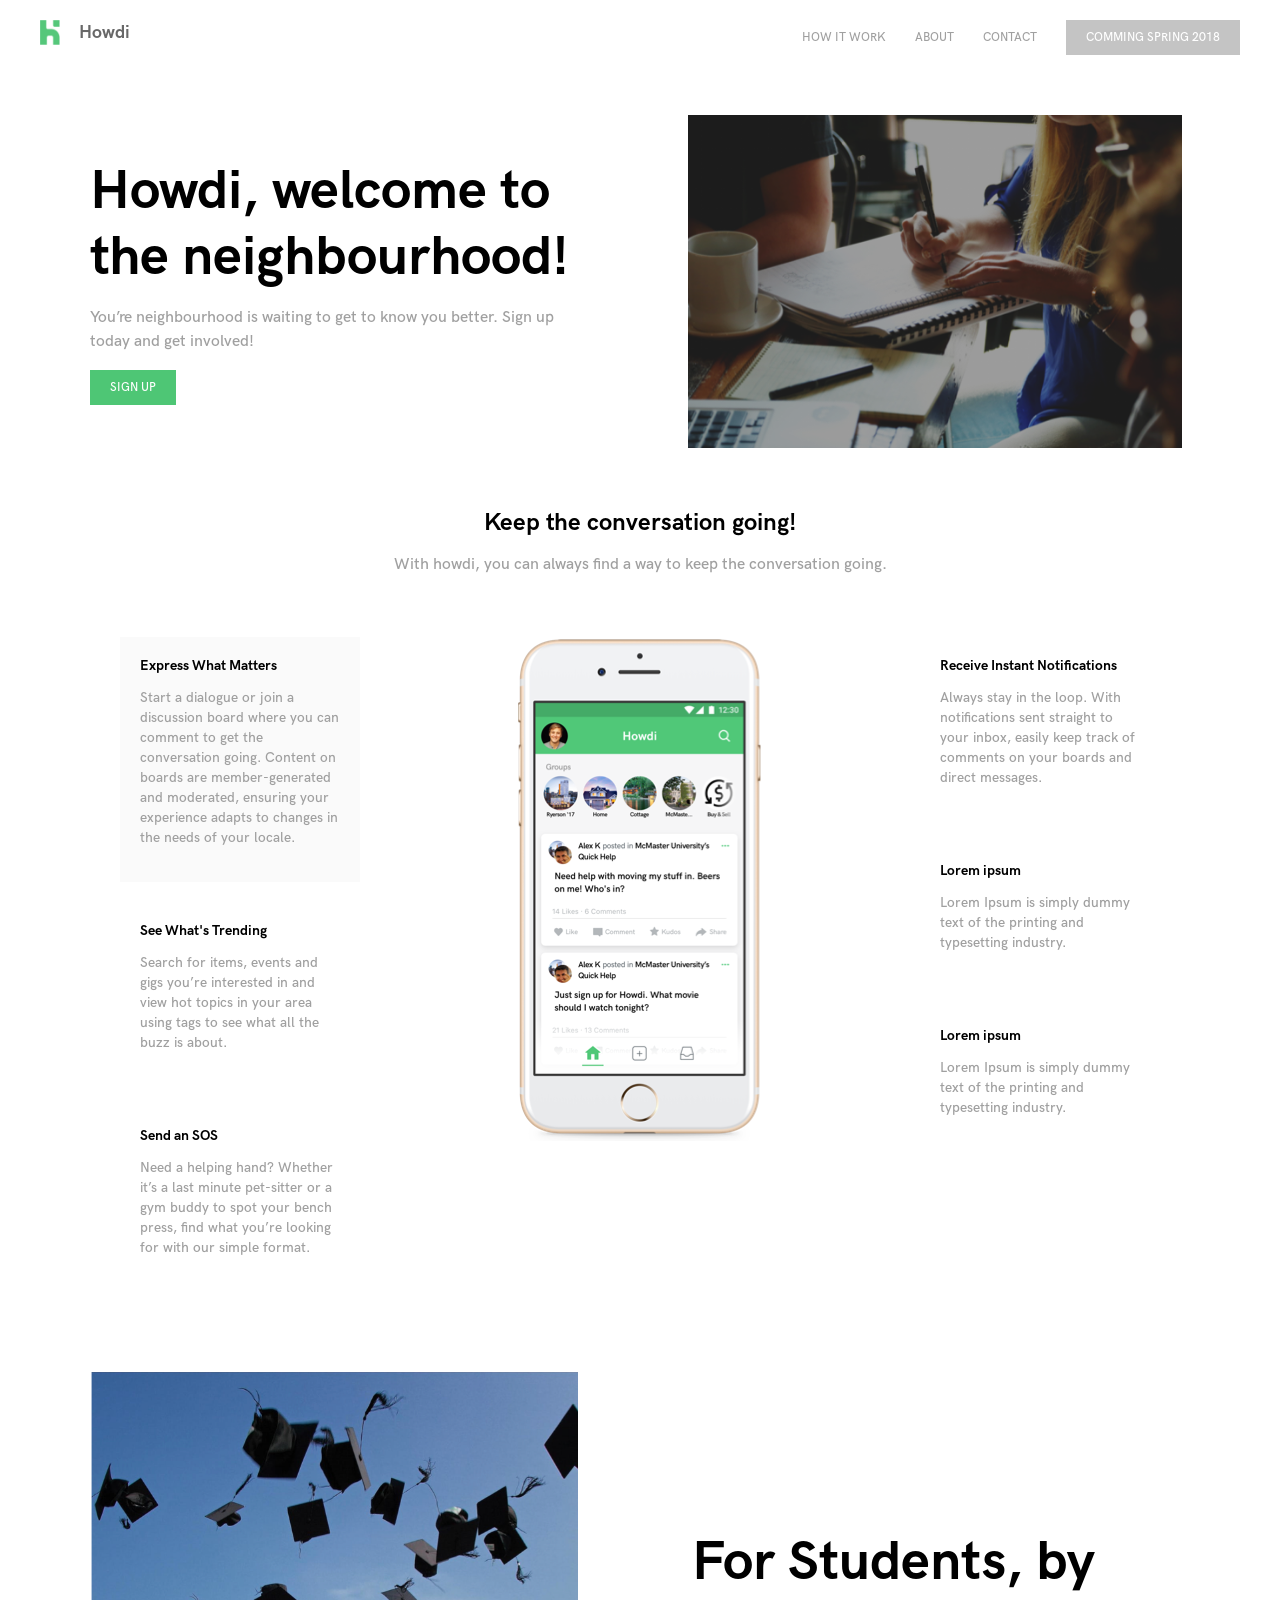
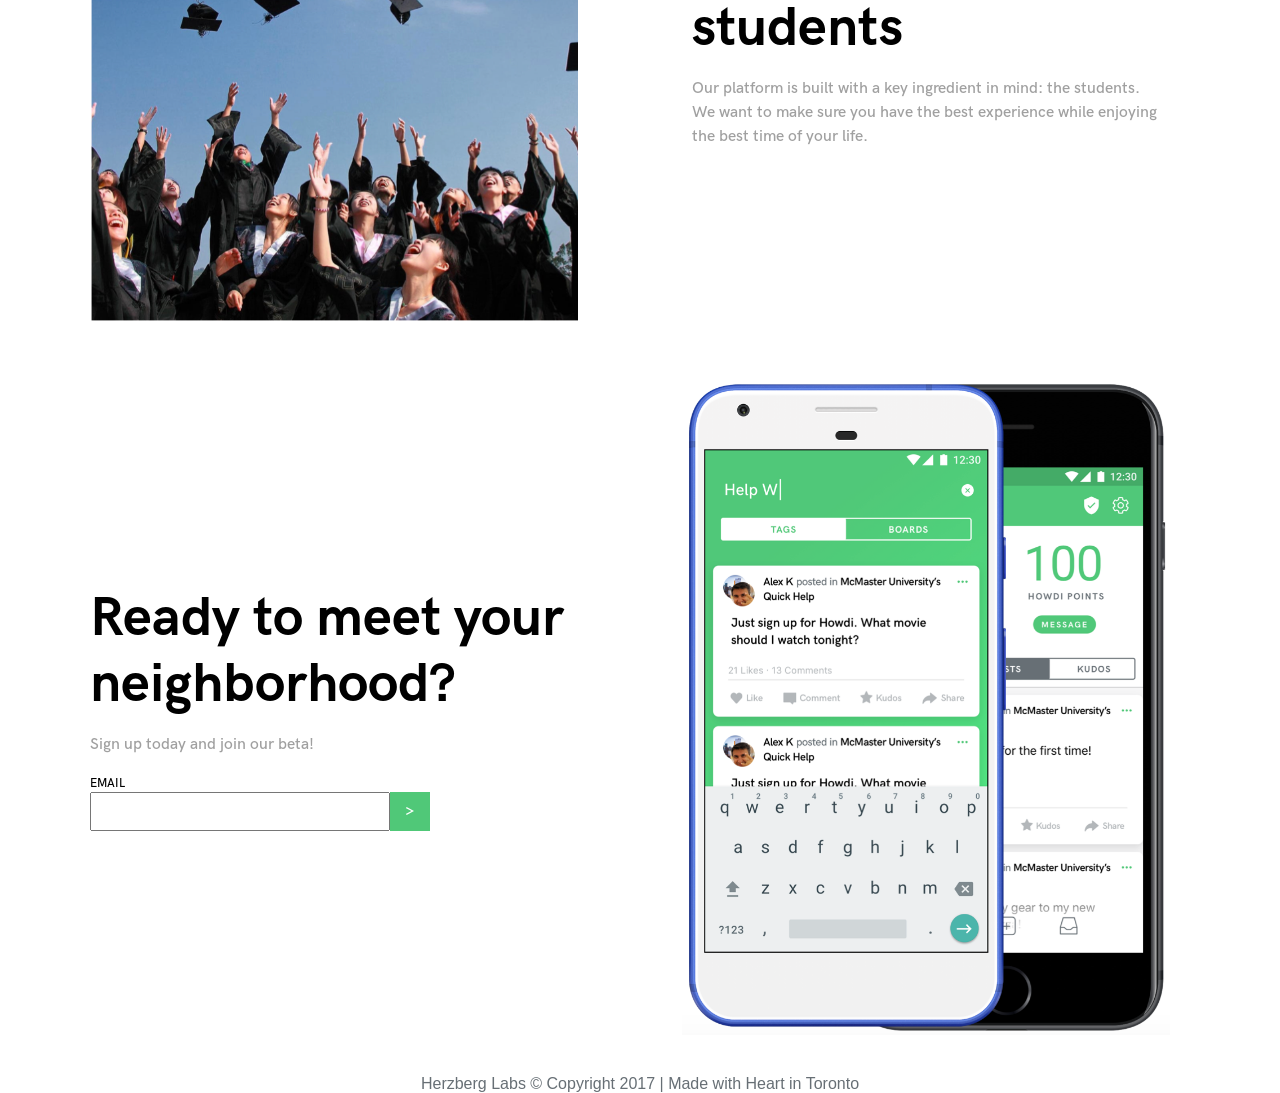
<file: index.html>
<!DOCTYPE html>
<html>
    <head>
        <title>Herzberg Project</title>
        <meta charset="utf8">
        <meta name="viewport" content="width=device-width, initial-scale=1.0">
        <link rel="stylesheet" href="assets/style.css?v=1.0.9" type="text/css" />
    </head>
    <body>
        <div class="container">
            <header id="header">
                <div id="logo">
                    <img class="inline-block" src="assets/images/logo.png" alt="logo" />
                    <a class="inline-block" id="logo__title" href="/">Howdi</a>
                </div>
                <nav id="nav">
                    <a class="nav__menu" href="#">How it work</a>
                    <a class="nav__menu" href="#">About</a>
                    <a class="nav__menu" href="#">Contact</a>
                    <a class="nav__menu button" href="#">Comming Spring 2018</a>
                </nav>
            </header>
            <main id="main">
                <section class="section" id="welcome">
                    <div class="inline-block">
                        <h1>Howdi, welcome to the neighbourhood!</h1>
                        <p>You’re neighbourhood is waiting to get to know you better. Sign up today and get involved!</p>
                        <a class="button button-signup" href="#">sign up</a>
                    </div>
                    <div class="inline-block">
                        <img src="assets/images/welcome.png" class="img-responsive" />
                    </div>
                </section>
                <section class="section">
                    <h2 class="text-center">Keep the conversation going!</h2>
                    <p class="text-center">With howdi, you can always find a way to keep the conversation going.</p>
                    <div class="features cols">
                        <div class="col">
                            <div class="feature feature-selected">
                                <h3 class="feature__title">Express What Matters</h3>
                                <p class="feature__description">Start a dialogue or join a discussion board where you can comment to get the conversation going. Content on boards are member-generated and moderated, ensuring your experience adapts to changes in the needs of your locale.</p>
                            </div>
                            <div class="feature">
                                <h3 class="feature__title">See What's Trending</h3>
                                <p class="feature__description">Search for items, events and gigs you’re interested in and view hot topics in your area  using tags to see what all the buzz is about.</p>
                            </div>
                            <div class="feature">
                                <h3 class="feature__title">Send an SOS</h3>
                                <p class="feature__description">Need a helping hand? Whether it’s a last minute pet-sitter or a gym buddy to spot your bench press, find what you’re looking for with our simple format.</p>
                            </div>
                        </div>
                        <div class="col text-center">
                            <img src="assets/images/phone.png" />
                        </div>
                        <div class="col">
                            <div class="feature">
                                <h3 class="feature__title">Receive Instant Notifications</h3>
                                <p class="feature__description">Always stay in the loop. With notifications sent straight to your inbox, easily keep track of  comments on your boards and direct messages.</p>
                            </div>
                            <div class="feature">
                                <h3 class="feature__title">Lorem ipsum</h3>
                                <p class="feature__description">Lorem Ipsum is simply dummy text of the printing and typesetting industry.</p>
                            </div>
                            <div class="feature">
                                <h3 class="feature__title">Lorem ipsum</h3>
                                <p class="feature__description">Lorem Ipsum is simply dummy text of the printing and typesetting industry.</p>
                            </div>
                        </div>
                    </div>
                </section>
                <section class="section" id="students">
                    <div class="inline-block">
                        <img src="assets/images/students.png" class="img-responsive" />
                    </div>
                    <div class="inline-block right-container">
                        <h1>For Students, by students</h1>
                        <p>Our platform is built with a key ingredient in mind: the students. We want to make sure you have the best experience while enjoying the best time of your life.</p>
                    </div>
                </section>
                <section class="section" id="signup">
                    <div class="inline-block">
                        <h1>Ready to meet your neighborhood?</h1>
                        <p>Sign up today and join our beta!</p>
                        <div class="input-form">
                            <label class="label">EMAIL</label>
                            <div class="input-group">
                                <input class="input input-bar" type="email" name="email" />
                                <a class="input input-btn">></a>
                            </div>
                        </div>
                    </div>
                    <div class="inline-block">
                        <img src="assets/images/twophones.png" class="img-responsive" />
                    </div>
                </section>
            </main>
            <footer id="footer">
                Herzberg Labs &copy; Copyright 2017 | Made with Heart in Toronto
            </footer>
        </div>
    </body>
</html>
</file>
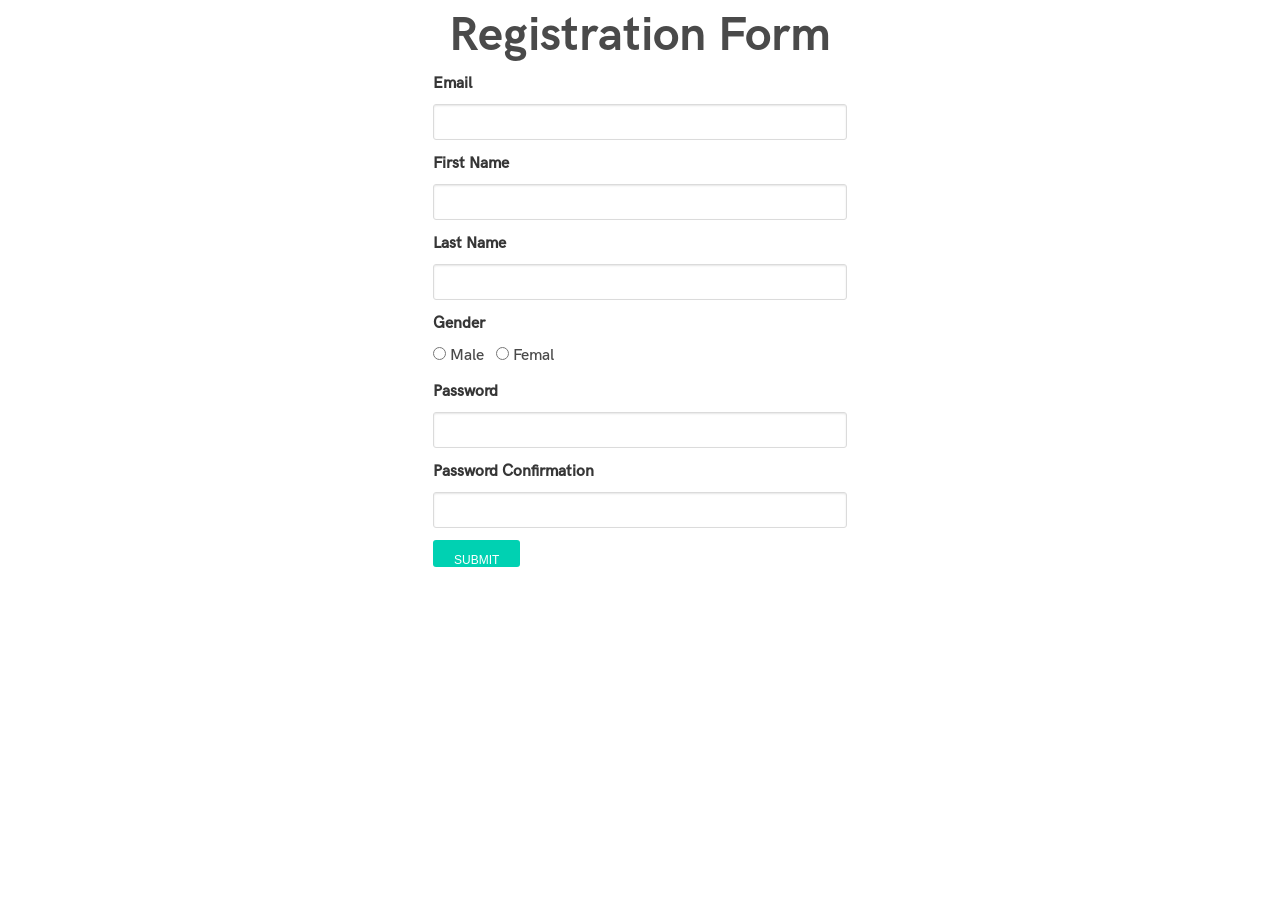
<file: signup.html>
<!DOCTYPE html>
<html>
    <head>
        <title>Herzberg Project</title>
        <meta charset="utf8">
        <link rel="stylesheet" href="assets/bulma.min.css" type="text/css" />
        <link rel="stylesheet" href="assets/style.css" type="text/css" />
    </head>
    <body>
        <div class="container">
            <h1 class="is-size-1 has-text-centered">Registration Form</h1>
            <form class="">
                <div class="field">
                    <label class="label">Email</label>
                    <div class="control">
                        <input class="input" type="text" name="email" />
                    </div>
                </div>
                <div class="field">
                    <label class="label">First Name</label>
                    <div class="control">
                        <input class="input" type="text" name="first_name" />
                    </div>
                </div>
                <div class="field">
                    <label class="label">Last Name</label>
                    <div class="control">
                        <input class="input" type="text" name="last_name" />
                    </div>
                </div>
                <div class="field">
                    <label class="label">Gender</label>
                    <div class="control">
                        <label class="radio">
                            <input type="radio" name="gender" />
                            Male
                        </label>
                        <label class="radio">
                            <input type="radio" name="gender" />
                            Femal
                        </label>
                    </div>
                </div>
                <div class="field">
                    <label class="label">Password</label>
                    <div class="control">
                        <input class="input" type="password" name="password" />
                    </div>
                </div>
                <div class="field">
                    <label class="label">Password Confirmation</label>
                    <div class="control">
                        <input class="input" type="password" name="password_confirmation" />
                    </div>
                </div>
                <div class="field">
                    <button type="submit" class="button is-primary">Submit</button>
                </div>
            </form>
        </div>
    </body>
</html>
</file>
<file: assets/style.css>
@font-face {
    font-family: HKGroteskMedium;
    src: url('./fonts/hk-grotesk/HKGrotesk-Medium.otf') format('opentype');
}

@font-face {
    font-family: HKGroteskBold;
    font-weight: bold;
    src: url('./fonts/hk-grotesk/HKGrotesk-Bold.otf') format('opentype');
}

* {
    box-sizing: border-box;
}

html, body {
    margin: 0;
    padding: 0;
    height: 100%;
    font-family: HKGroteskMedium, sans-serif;
}
h1, h2, h3, h4, h5, h6 {
    font-family: HKGroteskBold, sans-serif;
    margin: 0;
    font-weight: normal;
}
h1 {
    font-size: 55px;
}
p {
    color: #A0A0A0;
    line-height: 24px;
}
.text-center {
    text-align: center;
}
.section {
    margin-top: 60px;
}
.section .inline-block {
    padding: 0 50px;
}
.container {
    max-width: 1200px;
    margin: auto;
    width: 100%;
}
.inline-block {
    display: inline-block;
    vertical-align: middle;
}
.img-responsive {
    width: 100%;
    vertical-align: middle;
}
#header {
    margin-top: 20px;
    overflow: auto;
    content: '';
}
#logo {
    float: left;
}
#logo img {
    width: 20px;
}
#logo__title {
    margin-left: 15px;
    color: #686868;
    font-size: 18px;
    text-decoration: none;
    font-weight: bold;
    font-family: HKGroteskBold, sans-serif;
}
#nav {
    float: right;
}
.nav__menu {
    color: #A0A0A0;
    display: inline-block;
    vertical-align: middle;
    font-size: 12px;
    text-decoration: none;
    text-transform: uppercase;
    margin-left: 25px;
}
.button {
    font-size: 12px;
    display: inline-block;
    text-decoration: none;
    text-transform: uppercase;
    background-color: #C4C4C4;
    color: #FFFFFF;
    padding: 10px 20px;
}
.button-signup {
    background-color: #4EC675;
}
.cols {
    display: -webkit-inline-box;      /* OLD - iOS 6-, Safari 3.1-6 */
    display: -moz-box;         /* OLD - Firefox 19- (buggy but mostly works) */
    display: -ms-flexbox;      /* TWEENER - IE 10 */
    display: -webkit-flex;     /* NEW - Chrome */
    display: flex;
    flex-wrap: wrap;
    -webkit-flex-wrap: wrap;
    -moz-flex-wrap: wrap;
    -ms-flex-wrap: wrap;
    -o-flex-wrap: wrap;
}
.col {
    display: block;
}
#welcome .inline-block {
    width: 49.5%;
}
.features {
    margin-top: 60px;
}
.features .col {
    width: 33.3333%;
}
.feature {
    padding: 20px;
    margin: 0 auto 20px;
    width: 60%;
}
.feature:hover {
    background-color: #fafafa;
}
.feature-selected {
    background-color: #fafafa;
}
.feature__title {
    font-size: 14px;
}
.feature__description {
    font-size: 14px;
    line-height: 20px;
}
#students .inline-block {
    width: 49%;
}
#students .right-container {
    padding: 60px;
}
#signup .inline-block {
    width: 49%;
}
form {
    max-width: 414px;
    margin: auto;
}
.input-form .label {
    font-size: 12px;
}
.input-group {
    display: flex;
}
.input {
    display: inline-block;
    vertical-align: middle;
    padding: 10px;
}
.input-bar {
    width: 300px;
}
.input-btn {
    padding: 10px 15px;
    color: #ffffff;
    background-color: #50C878;
}
#footer {
    text-align: center;
    margin: 40px 0;
    color: #676F75;
    font-family: Helvetica, sans-serif;
}
</file>
